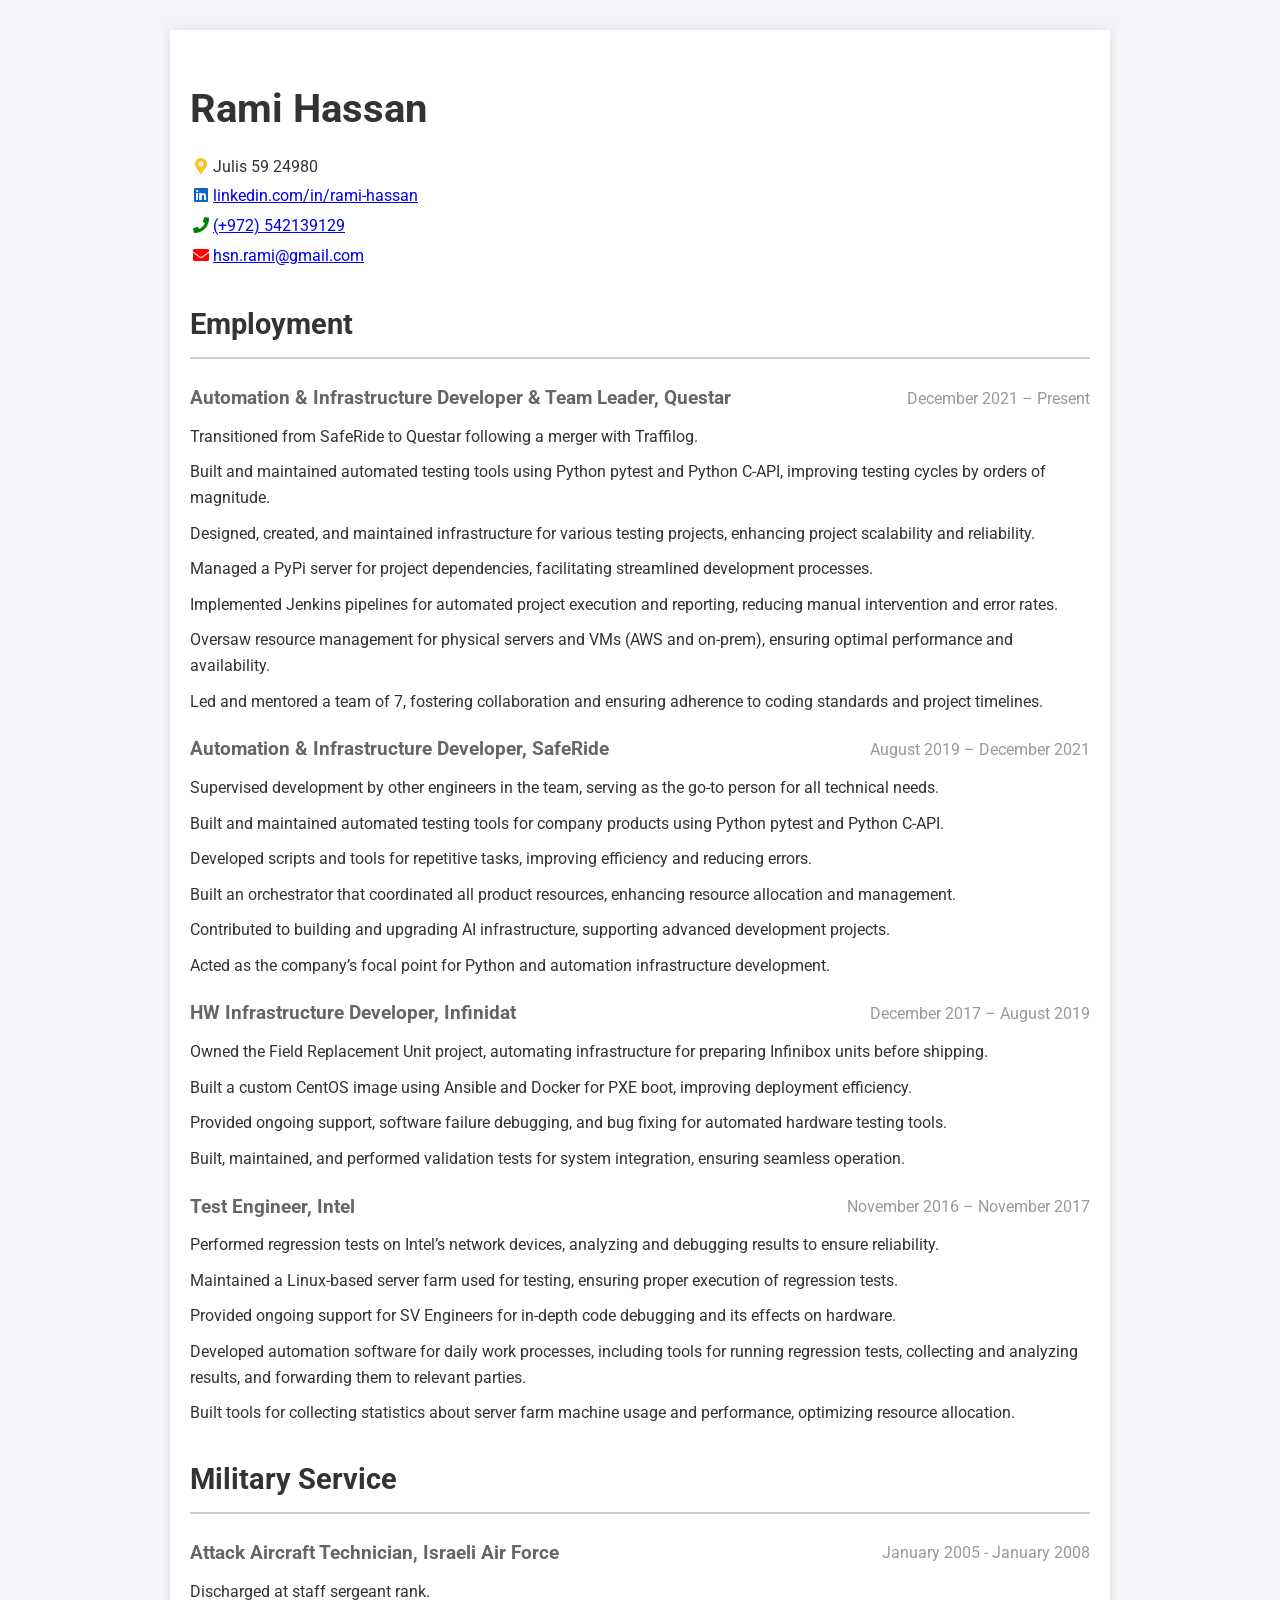
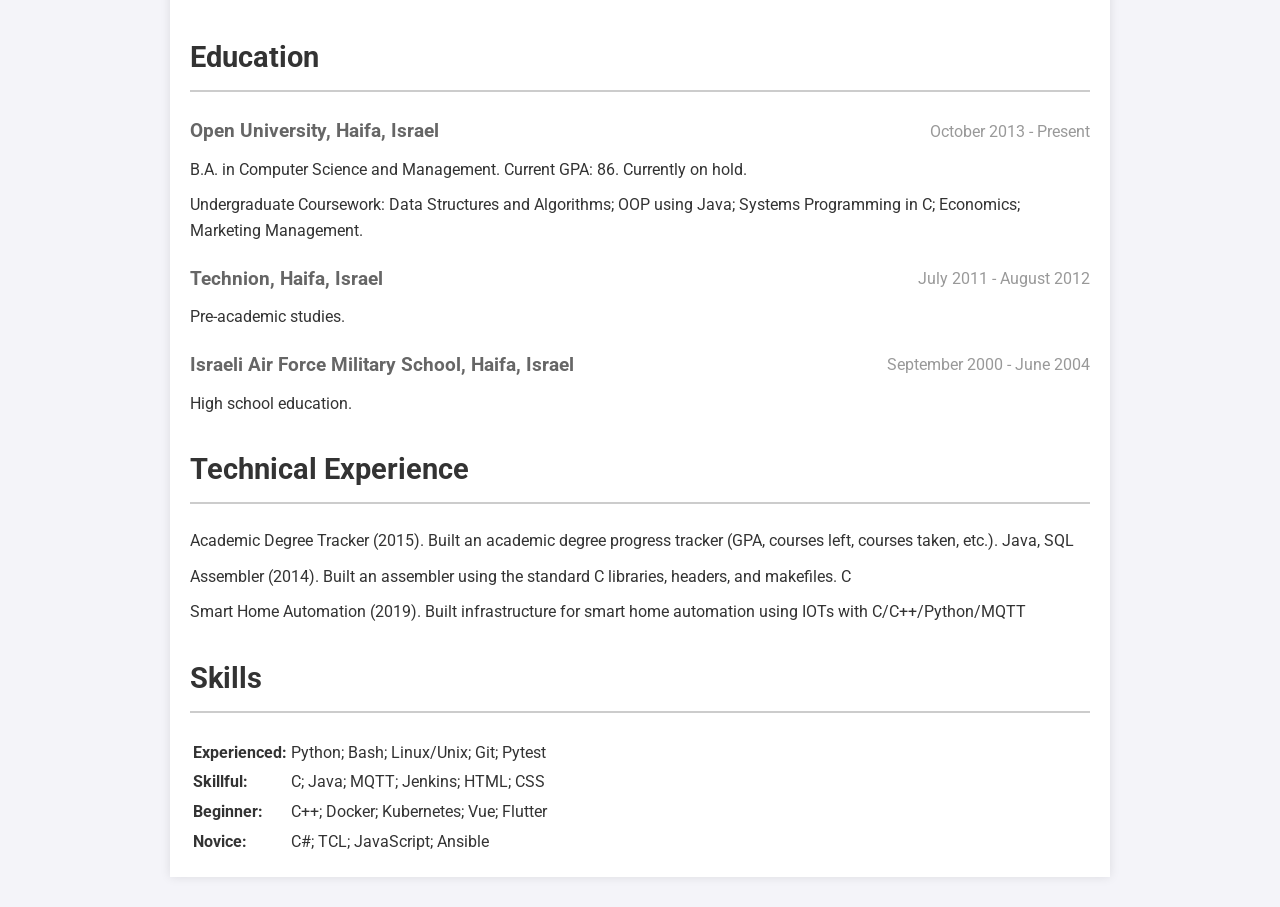
<file: index.html>
<!DOCTYPE html>
<html lang="en">
<head>
    <meta charset="UTF-8">
    <meta name="viewport" content="width=device-width, initial-scale=1.0">
    <title>Rami Hassan - CV</title>
    <link rel="stylesheet" href="https://cdnjs.cloudflare.com/ajax/libs/font-awesome/5.15.4/css/all.min.css">
    <link href="https://fonts.googleapis.com/css2?family=Roboto:wght@400;500;700&display=swap" rel="stylesheet">
    <link rel="stylesheet" href="styles.css">
</head>
<body>
    <div class="container">
        <h1>Rami Hassan</h1>
        <table class="contact-info">
            <tr>
                <th><i class="fas fa-map-marker-alt" style="color: #FFC126;"></i></th>
                <td>Julis 59 24980</td>
            </tr>
            <tr>
                <th><i class="fab fa-linkedin" style="color: #0A66C2;"></i></th>
                <td><a href="https://linkedin.com/in/rami-hassan">linkedin.com/in/rami-hassan</a></td>
            </tr>
            <tr>
                <th><i class="fas fa-phone" style="color: green;"></i></th>
                <td><a href="tel:+972542139129">(+972) 542139129</a></td>
            </tr>
            <tr>
                <th><i class="fas fa-envelope" style="color: red;"></i></th>
                <td><a href="mailto:hsn.rami@gmail.com">hsn.rami@gmail.com</a>
            </tr>
        </table>

        <h2>Employment</h2>
        <div class="employment-item">
            <h3>Automation & Infrastructure Developer & Team Leader, Questar</h3>
            <p>December 2021 – Present</p>
        </div>
        <ul>
            <li>Transitioned from SafeRide to Questar following a merger with Traffilog.</li>
            <li>Built and maintained automated testing tools using Python pytest and Python C-API, improving testing cycles by orders of magnitude.</li>
            <li>Designed, created, and maintained infrastructure for various testing projects, enhancing project scalability and reliability.</li>
            <li>Managed a PyPi server for project dependencies, facilitating streamlined development processes.</li>
            <li>Implemented Jenkins pipelines for automated project execution and reporting, reducing manual intervention and error rates.</li>
            <li>Oversaw resource management for physical servers and VMs (AWS and on-prem), ensuring optimal performance and availability.</li>
            <li>Led and mentored a team of 7, fostering collaboration and ensuring adherence to coding standards and project timelines.</li>
        </ul>

        <div class="employment-item">
            <h3>Automation & Infrastructure Developer, SafeRide</h3>
            <p>August 2019 – December 2021</p>
        </div>
        <ul>
            <li>Supervised development by other engineers in the team, serving as the go-to person for all technical needs.</li>
            <li>Built and maintained automated testing tools for company products using Python pytest and Python C-API.</li>
            <li>Developed scripts and tools for repetitive tasks, improving efficiency and reducing errors.</li>
            <li>Built an orchestrator that coordinated all product resources, enhancing resource allocation and management.</li>
            <li>Contributed to building and upgrading AI infrastructure, supporting advanced development projects.</li>
            <li>Acted as the company’s focal point for Python and automation infrastructure development.</li>
        </ul>


        <div class="employment-item">
            <h3>HW Infrastructure Developer, Infinidat</h3>
            <p>December 2017 – August 2019</p>
        </div>
        <ul>
            <li>Owned the Field Replacement Unit project, automating infrastructure for preparing Infinibox units before shipping.</li>
            <li>Built a custom CentOS image using Ansible and Docker for PXE boot, improving deployment efficiency.</li>
            <li>Provided ongoing support, software failure debugging, and bug fixing for automated hardware testing tools.</li>
            <li>Built, maintained, and performed validation tests for system integration, ensuring seamless operation.</li>
        </ul>

        <div class="employment-item">
            <h3>Test Engineer, Intel</h3>
            <p>November 2016 – November 2017</p>
        </div>
        <ul>
            <li>Performed regression tests on Intel’s network devices, analyzing and debugging results to ensure reliability.</li>
            <li>Maintained a Linux-based server farm used for testing, ensuring proper execution of regression tests.</li>
            <li>Provided ongoing support for SV Engineers for in-depth code debugging and its effects on hardware.</li>
            <li>Developed automation software for daily work processes, including tools for running regression tests, collecting and analyzing results, and forwarding them to relevant parties.</li>
            <li>Built tools for collecting statistics about server farm machine usage and performance, optimizing resource allocation.</li>
        </ul>

        <h2>Military Service</h2>
        <div class="employment-item">
            <h3>Attack Aircraft Technician, Israeli Air Force</h3>
            <p>January 2005 - January 2008</p>
        </div>
        <p>Discharged at staff sergeant rank.</p>

        <h2>Education</h2>
        <div class="employment-item">
            <h3>Open University, Haifa, Israel</h3>
            <p>October 2013 - Present</p>
        </div>
        <p>B.A. in Computer Science and Management. Current GPA: 86. Currently on hold.</p>
        <p>Undergraduate Coursework: Data Structures and Algorithms; OOP using Java; Systems Programming in C; Economics; Marketing Management.</p>

        <div class="employment-item">
            <h3>Technion, Haifa, Israel</h3>
            <p>July 2011 - August 2012</p>
        </div>
        <p>Pre-academic studies.</p>

        <div class="employment-item">
            <h3>Israeli Air Force Military School, Haifa, Israel</h3>
            <p>September 2000 - June 2004</p>
        </div>
        <p>High school education.</p>

        <h2>Technical Experience</h2>
        <ul>
            <li>Academic Degree Tracker (2015). Built an academic degree progress tracker (GPA, courses left, courses taken, etc.). Java, SQL</li>
            <li>Assembler (2014). Built an assembler using the standard C libraries, headers, and makefiles. C</li>
            <li>Smart Home Automation (2019). Built infrastructure for smart home automation using IOTs with C/C++/Python/MQTT</li>
        </ul>

    <h2>Skills</h2>
    <table>
        <tr>
            <th class="mini-title">Experienced:</th>
            <td>Python; Bash; Linux/Unix; Git; Pytest</td>
        </tr>
        <tr>
            <th class="mini-title">Skillful:</th>
            <td>C; Java; MQTT; Jenkins; HTML; CSS</td>
        </tr>
        <tr>
            <th class="mini-title">Beginner:</th>
            <td>C++; Docker; Kubernetes; Vue; Flutter</td>
        </tr>
        <tr>
            <th class="mini-title">Novice:</th>
            <td>C#; TCL; JavaScript; Ansible</td>
        </tr>
    </table>
    </div>
</body>
</html>
</file>
<file: styles.css>
body {
    font-family: 'Roboto', sans-serif;
    background-color: #f4f4f9;
    color: #333;
    line-height: 1.6;
    margin: 0;
    padding: 0;
}

.container {
    max-width: 900px;
    margin: 30px auto;
    padding: 20px;
    background-color: #fff;
    box-shadow: 0 0 10px rgba(0, 0, 0, 0.1);
}

h1, h2, h3 {
    color: #333;
}

h1 {
    font-size: 2.5em;
    margin-bottom: 10px;
}

h2 {
    font-size: 1.8em;
    margin-top: 30px;
    border-bottom: 2px solid #ccc;
    padding-bottom: 10px;
}

h3 {
    font-size: 1.2em;
    margin-top: 20px;
    color: #666;
}

p, ul {
    margin: 10px 0;
}

.contact-info {
    margin-bottom: 20px;
}

ul {
    list-style: none;
    padding: 0;
}

ul li {
    margin-bottom: 10px;
}

.mini-title {
    text-align: left;
}

.employment-item {
    display: flex;
    justify-content: space-between;
    align-items: center;
    margin-top: 20px;
}

.employment-item h3 {
    margin: 0;
    font-size: 1.2em;
    color: #666;
}

.employment-item p {
    margin: 0;
    font-size: 1em;
    color: #999;
}
</file>
